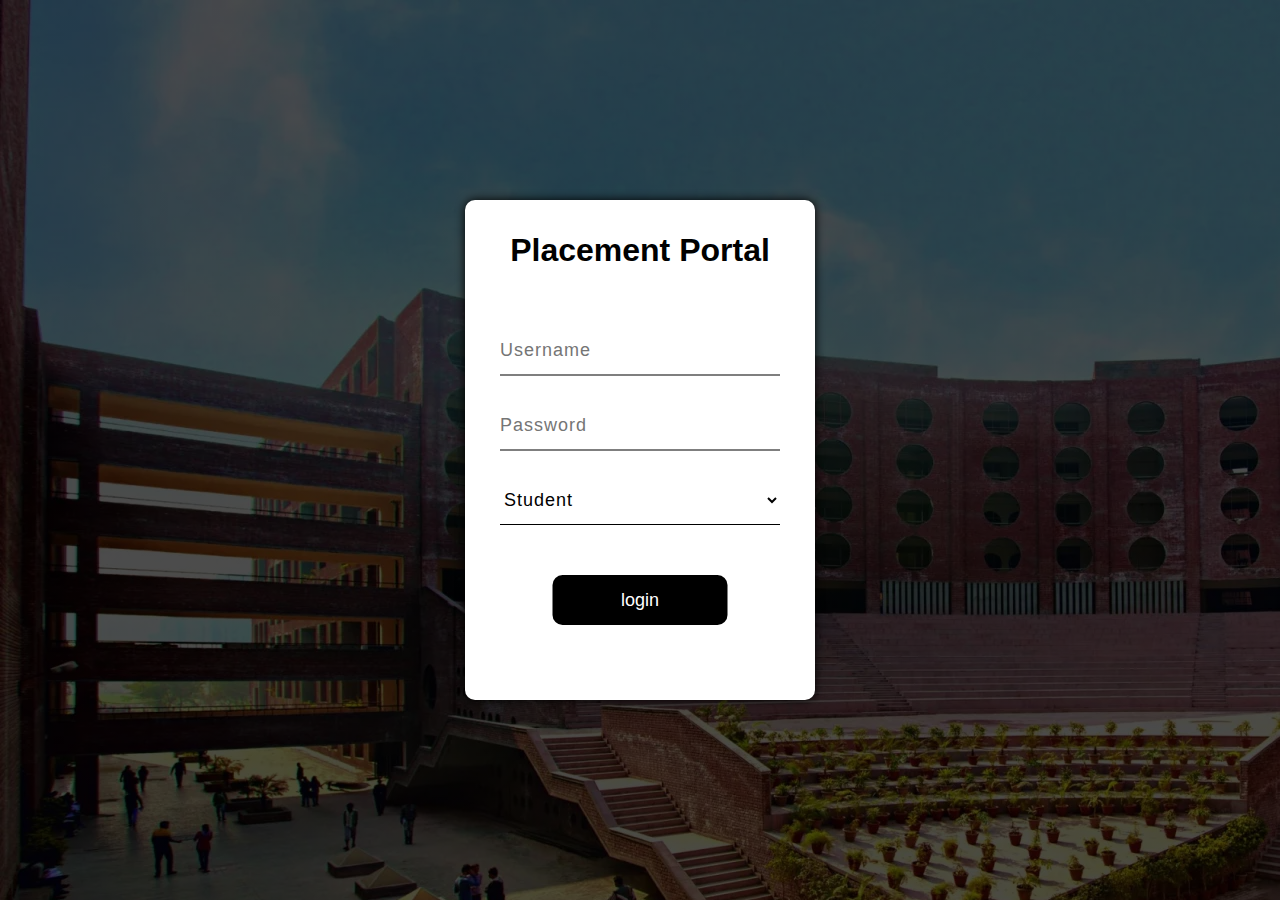
<file: index.html>
<!DOCTYPE html>
<html lang="en">
<head>
    <meta charset="UTF-8">
    <meta http-equiv="X-UA-Compatible" content="IE=edge">
    <meta name="viewport" content="width=device-width, initial-scale=1.0">
    <title>Student Portal</title><link rel="icon" href="stu.png">
    <link rel="stylesheet" href="style1.css">
</head>
<body>
    <div id="container">
        <div id="login">
            <h1 id="heading">Placement Portal</h1>
            <!-- <form action="index.html" method="post"> -->
                <input type="text" name="username" placeholder="Username" required>
                <input type="password" name="password" placeholder="Password" required>
                <select name="role" id="role">
                    <option value="student" >Student</option>
                    <option value="placement">Teacher</option>
                </select>
                <button id="submit-btn" >login </button>
                <!-- <input id="submit-btn" type="submit" value="login" onclick="show()"> -->
            <!-- </form> -->
        </div>
    </div>
    
</div>
<script src="script.js"></script>
    
</body>
</html>
</file>
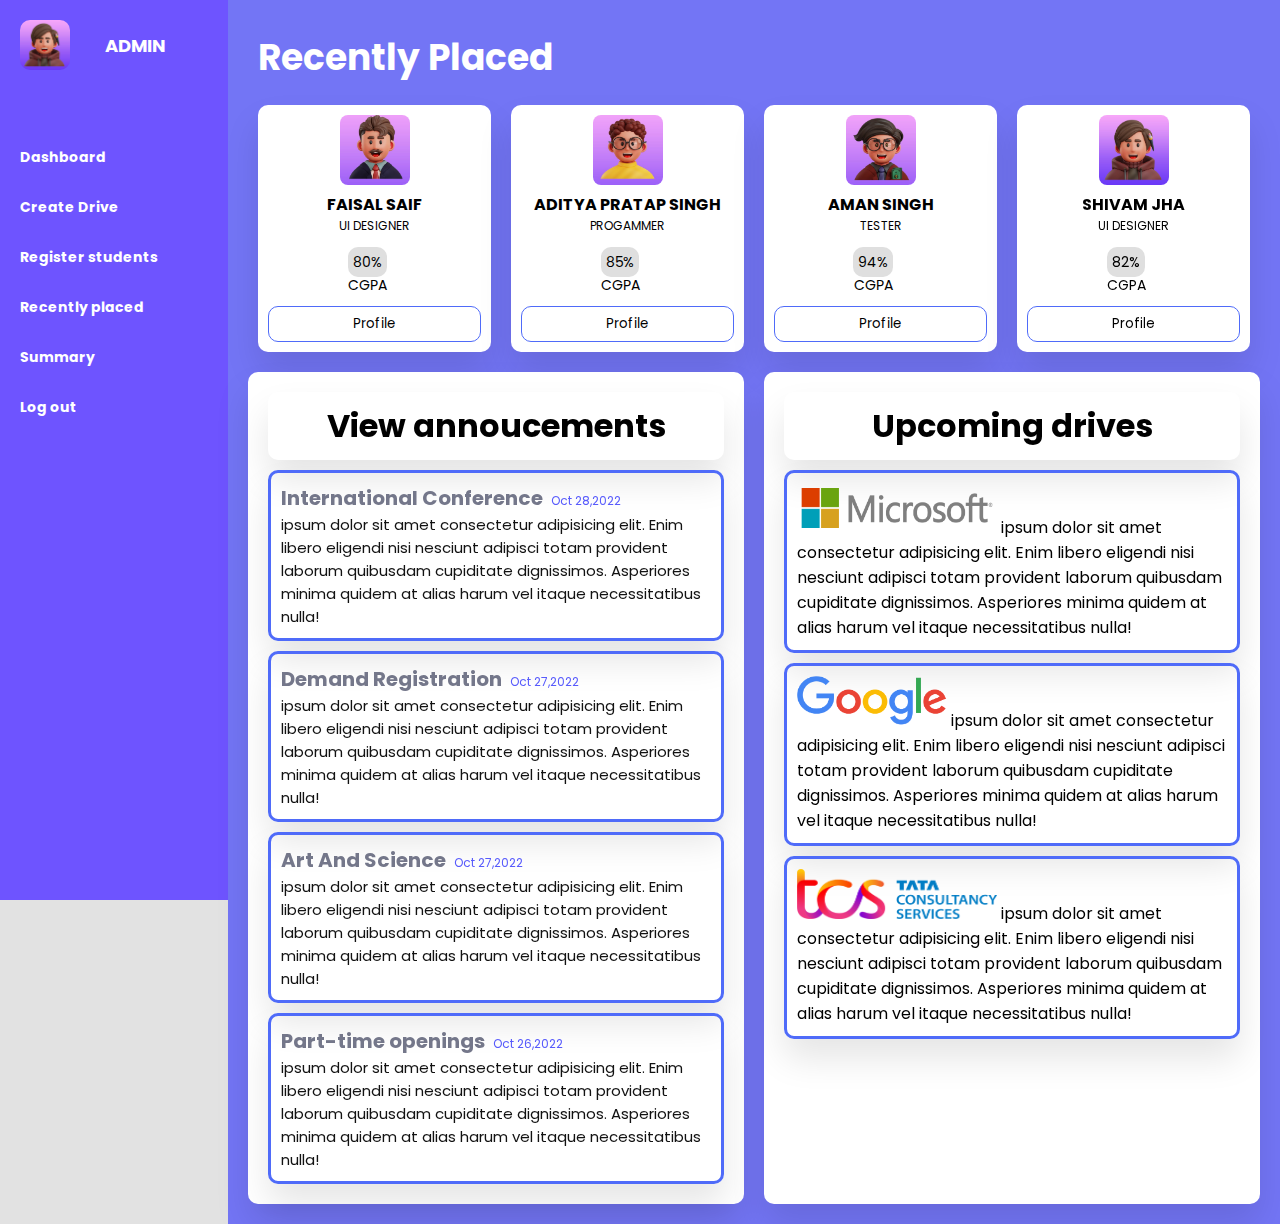
<file: placement.html>
<!DOCTYPE html>
<html lang="en">
<head>
    <meta charset="UTF-8">
    <meta http-equiv="X-UA-Compatible" content="IE=edge">
    <meta name="viewport" content="width=device-width, initial-scale=1.0">
    <title>Placement portal</title><link rel="icon" href="stu.png">
    <link rel="stylesheet" href="https://unicons.iconscout.com/release/v4.0.0/css/line.css">
    <link rel="stylesheet"  href="plastyle.css">
</head>
<body>
    <div class="container">
      <nav>
        <ul>
          <li><a href="#" class="logo">
            <img src="usr4.jpg" alt="" id="user-image">
            <span class="nav-item">Admin</span>
          </a></li>
          <li><a href="#" id="dashboard">
            <i class="fas fa-menorah"></i>
            <span class="nav-item">Dashboard</span>
          </a></li>
          <li><a href="#" id="create-drive">
            <i class="fas fa-comment"></i>
            <span class="nav-item">Create Drive</span>
          </a></li>
          <li><a href="#" id="register-students">
            <i class="fas fa-database"></i>
            <span class="nav-item">Register students</span>
          </a></li>
          <li><a href="#" id="recently-placed">
            <i class="fas fa-chart-bar"></i>
            <span class="nav-item">Recently placed</span>
          </a></li>
          <li><a href="#" id="summary">
            <i class="fas fa-cog"></i>
            <span class="nav-item">Summary</span>
          </a></li>
  
          <li><a href="#" id="logout">
            <i class="fas fa-sign-out-alt"></i>
            <span class="nav-item">Log out</span>
          </a></li>
        </ul>
      </nav>
  
      <section id="dashboard-section">
        <div class="main-top">
          <h1 id="dashboard-section-heading">Recently Placed</h1>
 
        </div>
        <div class="users">
          <div class="card">
           <img src="usr1.jpg" alt="">
            <h4>Faisal Saif</h4>
            <p>Ui designer</p>
            <div class="per">
              <table>
                <tr>
                  <td><span>80%</span></td>
                  <!-- <td><span>87%</span></td> -->
                </tr>
                <tr>
                  <td>CGPA</td>
                  <!-- <td>Year</td> -->
                </tr>
              </table>
            </div>
            <button>Profile</button>
          </div>
          <div class="card">
            <img src="usr2.jpg" alt="">
            <h4>Aditya Pratap Singh</h4>
            <p>Progammer</p>
            <div class="per">
              <table>
                <tr>
                  <td><span>85%</span></td>
                  <!-- <td><span>92%</span></td> -->
                </tr>
                <tr>
                  <td>CGPA</td>
                  <!-- <td>Year</td> -->
                </tr>
              </table>
            </div>
            <button>Profile</button>
          </div>
          <div class="card">
           <img src="usr3.jpg" alt="">
            <h4>Aman Singh</h4>
            <p>tester</p>
            <div class="per">
              <table>
                <tr>
                  <td><span>94%</span></td>
                  <!-- <td><span>92%</span></td> -->
                </tr>
                <tr>
                  <td>CGPA</td>
                  <!-- <td>Year</td> -->
                </tr>
              </table>
            </div>
            <button>Profile</button>
          </div>
          <div class="card">
          <img src="usr4.jpg" alt="">
            <h4>Shivam Jha</h4>
            <p>Ui designer</p>
            <div class="per">
              <table>
                <tr>
                  <td><span>82%</span></td>
                  <!-- <td><span>82%</span></td> -->
                </tr>
                <tr>
                  <td>CGPA</td>
                  <!-- <td>Year</td> -->
                </tr>
              </table>
            </div>
            <button>Profile</button>
          </div>
        </div>
  
        <section class="attendance">
          <div class="view-annoucement">
            <h1 id="view-announcemnt-heading">View annoucements</h1>
          
          
            <div> <span id="view-announcemnt-title"> International Conference </span> <span id="view-announcemnt-time">Oct 28,2022</span><span id="view-annoucement-body">ipsum dolor sit amet consectetur
              adipisicing elit. Enim libero eligendi nisi 
              nesciunt adipisci totam provident laborum
               quibusdam cupiditate dignissimos. Asperiores 
               minima quidem at alias harum vel itaque necessitatibus nulla! 
              </span>
             </div>
            <div> <span id="view-announcemnt-title">Demand Registration </span> <span id="view-announcemnt-time">Oct 27,2022</span> <span id="view-annoucement-body">ipsum dolor sit amet consectetur
              adipisicing elit. Enim libero eligendi nisi 
              nesciunt adipisci totam provident laborum
               quibusdam cupiditate dignissimos. Asperiores 
               minima quidem at alias harum vel itaque necessitatibus nulla! 
             </span> 
             </div>
            <div> <span id="view-announcemnt-title">Art And Science</span> <span id="view-announcemnt-time">Oct 27,2022</span><span id="view-annoucement-body">ipsum dolor sit amet consectetur
              adipisicing elit. Enim libero eligendi nisi 
              nesciunt adipisci totam provident laborum
               quibusdam cupiditate dignissimos. Asperiores 
               minima quidem at alias harum vel itaque necessitatibus nulla! 
             </span>
             </div>
            <div> <span id="view-announcemnt-title">Part-time openings</span> <span id="view-announcemnt-time">Oct 26,2022</span><span id="view-annoucement-body">ipsum dolor sit amet consectetur
              adipisicing elit. Enim libero eligendi nisi 
              nesciunt adipisci totam provident laborum
               quibusdam cupiditate dignissimos. Asperiores 
               minima quidem at alias harum vel itaque necessitatibus nulla! 
             </span> 
             </div>
             
            </div>
            <div class="upcoming-drives">
              <h1 id="upcoming-drives-heading">Upcoming drives</h1>
              <div> <img src="microsoft-logo.png" alt="" id="upcoming-drives-image"> ipsum dolor sit amet consectetur
                adipisicing elit. Enim libero eligendi nisi 
                nesciunt adipisci totam provident laborum
                 quibusdam cupiditate dignissimos. Asperiores 
                 minima quidem at alias harum vel itaque necessitatibus nulla! 
                </div>
              <div> <img src="google-log.png" alt="" id="upcoming-drives-image-google"> ipsum dolor sit amet consectetur
                adipisicing elit. Enim libero eligendi nisi 
                nesciunt adipisci totam provident laborum
                 quibusdam cupiditate dignissimos. Asperiores 
                 minima quidem at alias harum vel itaque necessitatibus nulla! 
                </div>
              <div> <img src="tcs-logo.png" alt="" id="upcoming-drives-image"> ipsum dolor sit amet consectetur
                adipisicing elit. Enim libero eligendi nisi 
                nesciunt adipisci totam provident laborum
                 quibusdam cupiditate dignissimos. Asperiores 
                 minima quidem at alias harum vel itaque necessitatibus nulla! 
                </div>
             
           
        
          </div>
        </section>
      </section>

      <section id="summary-section">

      </section>

      <section id="recently-placed-section">
        <h1 id="heading">
          Recently Placed
        </h1>
        <div class="display-placed-students">
          <div id="stduent1">
            <img src="usr1.jpg" alt="">
            <h3>Faishal Saif</h3>
            <p>80% </p>
            <p>2024</p>
            <p>CSE</p>
            <!-- <br> -->
            <h4>Amazon .</h4>
            <h4>20LPA</h4>

          </div>
          <div id="stduent2">
            <img src="usr2.jpg" alt="">
            <h3>Aditya Pratap Singh </h3>
            <p>85% </p>
            <p>2024</p>
            <p>CSE</p>
            <!-- <br> -->
            <h4>Facebook .</h4>
            <h4>30LPA</h4>
          </div>
          <div id="stduent3">
           <img src="usr3.jpg" alt="">
            <h3>Aman Singh</h3>
            <p>83% </p>
            <p>2024</p>
            <p>CSE</p>
            <!-- <br> -->
            <h4>Google .</h4>
            <h4>25LPA</h4>
          </div>
          <div id="stduent4">
            <img src="usr4.jpg" alt="">
            <h3>Vishek Patel </h3>
            <p>80% </p>
            <p>2024</p>
            <p>CSE</p>
            <!-- <br> -->
            <h4>PhonePe .</h4>
            <h4>14LPA</h4>
          </div>
          <div id="stduent5">
           <img src="usr1.jpg" alt="">
            <h3>Shivam Jha</h3>
            <p>82% </p>
            <p>2024</p>
            <p>CSE</p>
            <!-- <br> -->
            <h4>Meta</h4>
            <h4>20LPA</h4>
          </div>
          <div id="stduent6">
            <img src="usr2.jpg" alt="">
            <h3>Abhay Singh </h3>
            <p>85% </p>
            <p>2024</p>
            <p>CSE</p>
            <!-- <br> -->
            <h4>Netflix .</h4>
            <h4>50LPA</h4>
          </div>
          <div id="stduent7">
           <img src="usr4.jpg" alt="">
            <h3>Sourabh </h3>
            <p>85% </p>
            <p>2024</p>
            <p>CSE</p>
            <!-- <br> -->
            <h4>Amazon .</h4>
            <h4>50LPA</h4>
          </div>
        </div>
      </section>
      <section id="register-students-section">
          <div id="student-details">
            <div id="student-details-container">
             <h1 id="student-details-heading">Student Details</h1>

                <h3>Name</h3>
                <input type="text">
                <h3>RegNo.</h3>
                <input type="number">
                <h3>Email</h3>
                <input type="email">
                <h3>Phone</h3>
                <input type="number">
                <h3>Branch</h3>
                <input type="text">
                <h3>Year</h3>
                <input type="number">
                <h3>CGPA</h3>
                <input type="text">
                <button>Register</button>

            </div>
         </div>
      </section>

      <section id="create-drive-section">
        <div id="drive-conatiner">

       
        <h1 id="heading">Create Drive</h1>
          <div class="drive-details">
            <div class="drive-name">
              <label for="drive-name">Drive Name</label>
              <input type="text" name="drive-name" id="drive-name">
            </div>
            <div class="drive-date">
              <label for="drive-date">Drive Date</label>
              <input type="date" name="drive-date" id="drive-date">
            </div>
            <div class="drive-time">
              <label for="drive-time">Drive Time</label>
              <input type="time" name="drive-time" id="drive-time">
            </div>
            <div class="drive-venue">
              <label for="drive-venue">Drive Venue</label>
              <input type="text" name="drive-venue" id="drive-venue">
            </div>
            <div class="drive-eligibility">
              <label for="drive-eligibility">Drive Eligibility</label>
              <input type="text" name="drive-eligibility" id="drive-eligibility">
            </div>
            <button id="create-drive-btn">Create</button>
          </div>
          </div>
      </section>
      <!-- <section id="overlay"> <h1>This is overlay text</h1></section> -->
      <section id="overlay-logout"> <h1>Logged out successfully...</h1></section>

      </section>
    </div>
  <script src="placementScript.js"></script>
  </body>
</html>
</file>
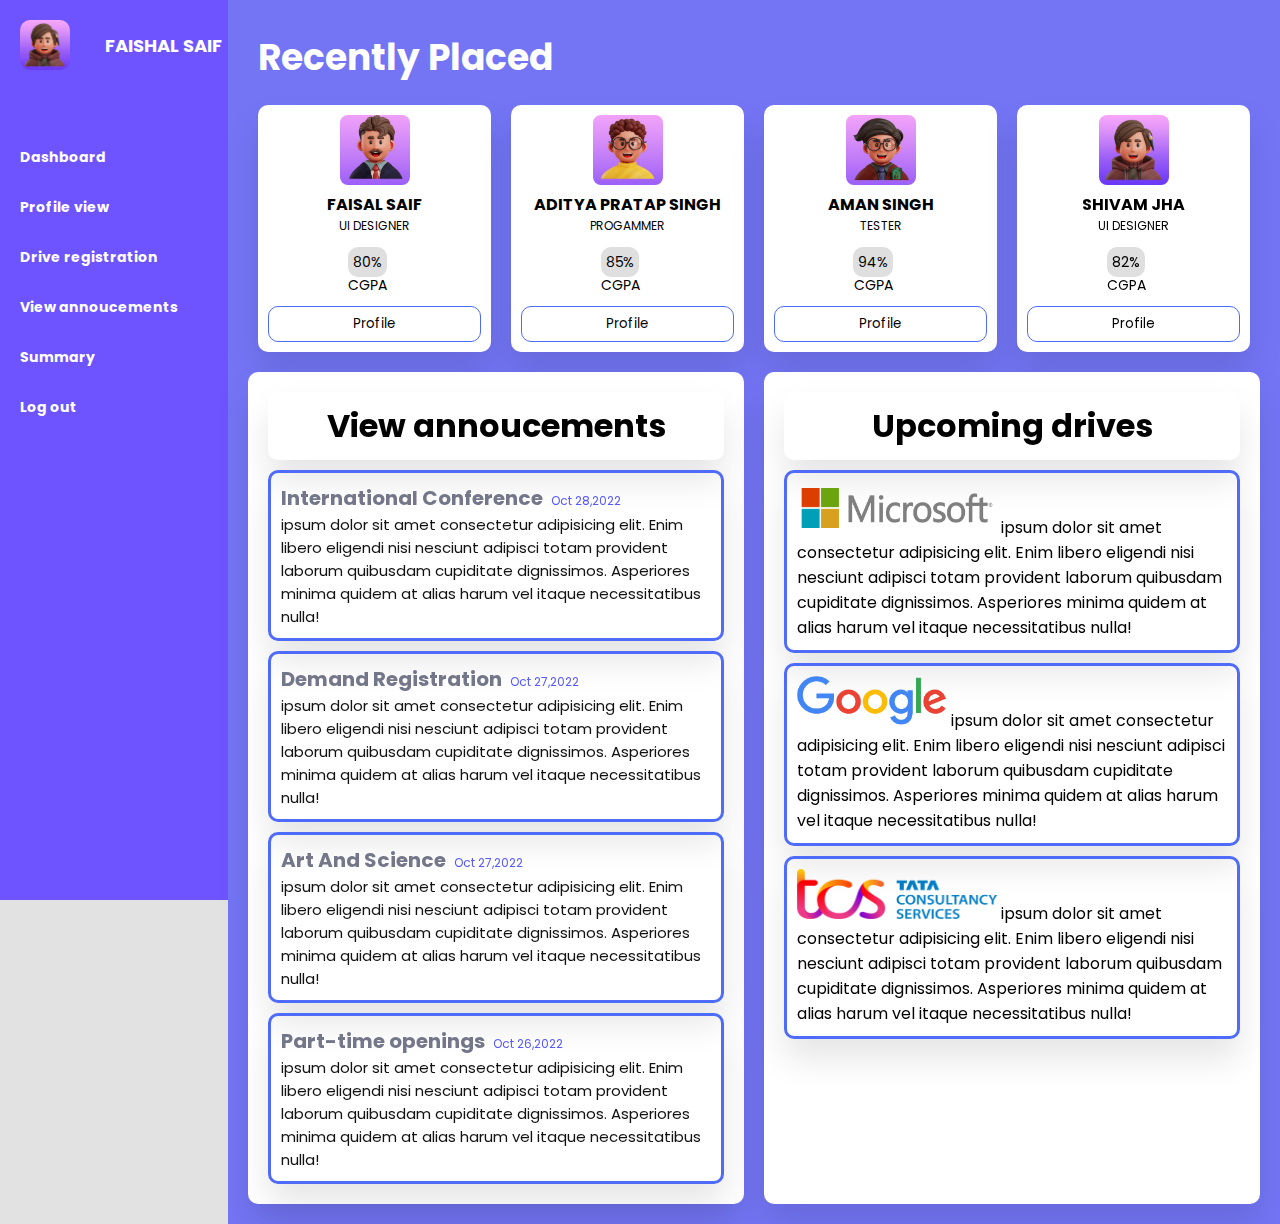
<file: student.html>
<!DOCTYPE html>
<html lang="en">
<head>
    <meta charset="UTF-8">
    <meta http-equiv="X-UA-Compatible" content="IE=edge">
    <meta name="viewport" content="width=device-width, initial-scale=1.0">
    <title>Student Portal</title><link rel="icon" href="stu.png">
    <link rel="stylesheet" href="https://unicons.iconscout.com/release/v4.0.0/css/line.css">
    <link rel="stylesheet"  href="stustyle.css">
</head>
<body>
    <div class="container">
      <nav>
        <ul>
          <li><a href="#" class="logo">
            <img src="usr4.jpg" alt="" id="user-image">
            <span class="nav-item">Faishal Saif</span>
          </a></li>
          <li><a href="#" id="dashboard">
            <i class="fas fa-menorah"></i>
            <span class="nav-item">Dashboard</span>
          </a></li>
          <li><a href="#" id="profile-view">
            <i class="fas fa-comment"></i>
            <span class="nav-item">Profile view</span>
          </a></li>
          <li><a href="#" id="drive-registration">
            <i class="fas fa-database"></i>
            <span class="nav-item">Drive registration</span>
          </a></li>
          <li><a href="#" id="view-announcements">
            <i class="fas fa-chart-bar"></i>
            <span class="nav-item">View annoucements</span>
          </a></li>
          <li><a href="#" id="summary">
            <i class="fas fa-cog"></i>
            <span class="nav-item">Summary</span>
          </a></li>
  
          <li><a href="#" id="logout">
            <i class="fas fa-sign-out-alt"></i>
            <span class="nav-item">Log out</span>
          </a></li>
        </ul>
      </nav>
  
  
      <section id="dashboard-section">
        <div class="main-top">
          <h1 id="dashboard-section-heading">Recently Placed</h1>
 
        </div>
        <div class="users">
          <div class="card">
           <img src="usr1.jpg" alt="">
            <h4>Faisal Saif</h4>
            <p>Ui designer</p>
            <div class="per">
              <table>
                <tr>
                  <td><span>80%</span></td>
                  <!-- <td><span>87%</span></td> -->
                </tr>
                <tr>
                  <td>CGPA</td>
                  <!-- <td>Year</td> -->
                </tr>
              </table>
            </div>
            <button>Profile</button>
          </div>
          <div class="card">
            <img src="usr2.jpg" alt="">
            <h4>Aditya Pratap Singh</h4>
            <p>Progammer</p>
            <div class="per">
              <table>
                <tr>
                  <td><span>85%</span></td>
                  <!-- <td><span>92%</span></td> -->
                </tr>
                <tr>
                  <td>CGPA</td>
                  <!-- <td>Year</td> -->
                </tr>
              </table>
            </div>
            <button>Profile</button>
          </div>
          <div class="card">
           <img src="usr3.jpg" alt="">
            <h4>Aman Singh</h4>
            <p>tester</p>
            <div class="per">
              <table>
                <tr>
                  <td><span>94%</span></td>
                  <!-- <td><span>92%</span></td> -->
                </tr>
                <tr>
                  <td>CGPA</td>
                  <!-- <td>Year</td> -->
                </tr>
              </table>
            </div>
            <button>Profile</button>
          </div>
          <div class="card">
            <img src="usr4.jpg" alt="">
            <h4>Shivam Jha</h4>
            <p>Ui designer</p>
            <div class="per">
              <table>
                <tr>
                  <td><span>82%</span></td>
                  <!-- <td><span>82%</span></td> -->
                </tr>
                <tr>
                  <td>CGPA</td>
                  <!-- <td>Year</td> -->
                </tr>
              </table>
            </div>
            <button>Profile</button>
          </div>
        </div>
  
        <section class="attendance">
          <div class="view-annoucement">
            <h1 id="view-announcemnt-heading">View annoucements</h1>
          
           <div> <span id="view-announcemnt-title"> International Conference </span> <span id="view-announcemnt-time">Oct 28,2022</span><span id="view-annoucement-body">ipsum dolor sit amet consectetur
             adipisicing elit. Enim libero eligendi nisi 
             nesciunt adipisci totam provident laborum
              quibusdam cupiditate dignissimos. Asperiores 
              minima quidem at alias harum vel itaque necessitatibus nulla! 
             </span>
            </div>
           <div> <span id="view-announcemnt-title">Demand Registration </span> <span id="view-announcemnt-time">Oct 27,2022</span> <span id="view-annoucement-body">ipsum dolor sit amet consectetur
             adipisicing elit. Enim libero eligendi nisi 
             nesciunt adipisci totam provident laborum
              quibusdam cupiditate dignissimos. Asperiores 
              minima quidem at alias harum vel itaque necessitatibus nulla! 
            </span> 
            </div>
           <div> <span id="view-announcemnt-title">Art And Science</span> <span id="view-announcemnt-time">Oct 27,2022</span><span id="view-annoucement-body">ipsum dolor sit amet consectetur
             adipisicing elit. Enim libero eligendi nisi 
             nesciunt adipisci totam provident laborum
              quibusdam cupiditate dignissimos. Asperiores 
              minima quidem at alias harum vel itaque necessitatibus nulla! 
            </span>
            </div>
           <div> <span id="view-announcemnt-title">Part-time openings</span> <span id="view-announcemnt-time">Oct 26,2022</span><span id="view-annoucement-body">ipsum dolor sit amet consectetur
             adipisicing elit. Enim libero eligendi nisi 
             nesciunt adipisci totam provident laborum
              quibusdam cupiditate dignissimos. Asperiores 
              minima quidem at alias harum vel itaque necessitatibus nulla! 
            </span> 
            </div>
          
            </div>
            <div class="upcoming-drives">
              <h1 id="upcoming-drives-heading">Upcoming drives</h1>
              <div> <img src="microsoft-logo.png" alt="" id="upcoming-drives-image"> ipsum dolor sit amet consectetur
                adipisicing elit. Enim libero eligendi nisi 
                nesciunt adipisci totam provident laborum
                 quibusdam cupiditate dignissimos. Asperiores 
                 minima quidem at alias harum vel itaque necessitatibus nulla! 
                </div>
              <div> <img src="google-log.png" alt="" id="upcoming-drives-image-google"> ipsum dolor sit amet consectetur
                adipisicing elit. Enim libero eligendi nisi 
                nesciunt adipisci totam provident laborum
                 quibusdam cupiditate dignissimos. Asperiores 
                 minima quidem at alias harum vel itaque necessitatibus nulla! 
                </div>
              <div> <img src="tcs-logo.png" alt="" id="upcoming-drives-image"> ipsum dolor sit amet consectetur
                adipisicing elit. Enim libero eligendi nisi 
                nesciunt adipisci totam provident laborum
                 quibusdam cupiditate dignissimos. Asperiores 
                 minima quidem at alias harum vel itaque necessitatibus nulla! 
                </div>
             
           
        
          </div>
        </section>
      </section>

      <section id="summary-section">
        <h1 id="summary-section-heading">Summary</h1>
        <div id="summary-section-container">
            <div id="summary-section-container-profile-view">
         
             <img src="usr4.jpg" alt="">
              <div id="summary-section-container-profile-view-details">
                  <span id="summary-section-profile-span">Name:</span>
                  <h1 id="student-name">Faishal Saif</h1>
                  <span id="summary-section-profile-span">Email:</span>
                  <h2 id="student-email">Faishal Saif@gmail.com</h2>
                  <span id="summary-section-profile-span">Phone number:</span>
                  <h2 id="student-phone">7488297140</h2>
                  <span id="summary-section-profile-span">Branch:</span>
                  <h2 id="student-branch">cse</h2>
                  <span id="summary-section-profile-span">Year:</span>
                  <h2 id="student-year">2024</h2>
                  <span id="summary-section-profile-span">CGPA:</span>
                  <h2 id="student-cgpa">8.2</h2>
              </div>
            </div>
            
          <div id="summary-section-conatiner-drive-registered">
            <h1 id="summary-section-conatiner-drive-registered-heading"> Drive registered</h1>
            <table id="drive-registered-table">
              <tr>
                <th id="drive-registered-table-columns">Company name</th>
                <th id="drive-registered-table-columns">Drive date</th>
                <th id="drive-registered-table-columns">Drive time</th>
                <th id="drive-registered-table-columns">Drive location</th>
              </tr>
              <tr>
                <td>Google</td>
                <td>10/31/2022</td>
                <td>12:00</td>
                <td>Online</td>
              </tr>
              <tr>
                <td>Facebook</td>
                <td>11/12/2022</td>
                <td>12:00</td>
                <td>Online</td>
              </tr>
              <tr>
                <td>Amazon</td>
                <td>12/12/2022</td>
                <td>12:00</td>
                <td>Online</td>
              </tr>
             
            </table>
          </div>
        </div>
      </section>

      <section id="drive-registration-section">
     
        <h1 id="drive-registration-heading">Drive Registartion</h1>
        <table id="drive-registration-table">
            <tr>
                <th class="drive-registration-table-column">Company Name</th>
                <th class="drive-registration-table-column">Drive Date</th>
                <th class="drive-registration-table-column">Drive Time</th>
                <th class="drive-registration-table-column">Drive Link</th>
                <th class="drive-registration-table-column">Register</th>
            </tr>
            <tr>
                <td>Google</td>
                <td>12/12/2020</td>
                <td>12:00 PM</td>
                <td>https://www.google.com</td>
                <td><button>Register</button></td>
            </tr>
            <tr>
                <td>Microsoft</td>
                <td>12/12/2020</td>
                <td>12:00 PM</td>
                <td>https://www.microsoft.com</td>
                <td><button>Register</button></td>
            </tr>
            <tr>
                <td>Amazon</td>
                <td>12/12/2020</td>
                <td>12:00 PM</td>
                <td>https://www.amazon.com</td>
                <td><button>Register</button></td>
            </tr>
            <tr>
                <td>Facebook</td>
                <td>12/12/2020</td>
                <td>12:00 PM</td>
                <td>https://www.facebook.com</td>
                <td><button>Register</button></td>
            </tr>
        </table>
      </section>
      <section id="view-announcement-section">
         
         <h1 id="view-announcement-heading">View annoucements</h1>
         <div id="view-announcement-container">
           <div> <span id="view-announcemnt-title"> International Conference </span> <span id="view-announcemnt-time">Oct 28,2022</span><span id="view-annoucement-body">ipsum dolor sit amet consectetur
             adipisicing elit. Enim libero eligendi nisi 
             nesciunt adipisci totam provident laborum
              quibusdam cupiditate dignissimos. Asperiores 
              minima quidem at alias harum vel itaque necessitatibus nulla! 
             </span>
            </div>
           <div> <span id="view-announcemnt-title">Demand Registration </span> <span id="view-announcemnt-time">Oct 27,2022</span> <span id="view-annoucement-body">ipsum dolor sit amet consectetur
             adipisicing elit. Enim libero eligendi nisi 
             nesciunt adipisci totam provident laborum
              quibusdam cupiditate dignissimos. Asperiores 
              minima quidem at alias harum vel itaque necessitatibus nulla! 
            </span> 
            </div>
           <div> <span id="view-announcemnt-title">Art And Science</span> <span id="view-announcemnt-time">Oct 27,2022</span><span id="view-annoucement-body">ipsum dolor sit amet consectetur
             adipisicing elit. Enim libero eligendi nisi 
             nesciunt adipisci totam provident laborum
              quibusdam cupiditate dignissimos. Asperiores 
              minima quidem at alias harum vel itaque necessitatibus nulla! 
            </span>
            </div>
           <div> <span id="view-announcemnt-title">Part-time openings</span> <span id="view-announcemnt-time">Oct 26,2022</span><span id="view-annoucement-body">ipsum dolor sit amet consectetur
             adipisicing elit. Enim libero eligendi nisi 
             nesciunt adipisci totam provident laborum
              quibusdam cupiditate dignissimos. Asperiores 
              minima quidem at alias harum vel itaque necessitatibus nulla! 
            </span> 
            </div>
         
         </div>
      </section>

    <section id="profile-view-section">
        <h1 id="profile-view-heading">Proflie View</h1>
        <div id="profile-view">
            <img src="usr4.jpg" alt="">
            <div id="profile-student-details">
                <span id="profile-student-details-span">Name:</span>
                <h1 id="student-name">Faishal Saif</h1>
                <span id="profile-student-details-span">Email:</span>
                <h2 id="student-email">FaishalSaif@gmail.com</h2>
                <span id="profile-student-details-span">Phone number:</span>
                <h2 id="student-phone">7488297140</h2>
                <span id="profile-student-details-span">Branch:</span>
                <h2 id="student-branch">cse</h2>
                <span id="profile-student-details-span">Year:</span>
                <h2 id="student-year">2024</h2>
                <span id="profile-student-details-span">CGPA:</span>
                <h2 id="student-cgpa">8.2</h2>
            </div>
        </div>
        
    </section>
    <section id="overlay"> <h1>Logged out successfully...</h1></section>
   

      </section>
    </div>
  <script src="studentjs.js"></script>
  </body>
</html>
</file>
<file: style1.css>
*{
    margin: 0;
    padding: 0;
}


#container{
     
    width:100%;
    height:100vh;
    background-image: linear-gradient(rgb(0, 0, 0,0.7),rgb(0, 0, 0,0.7)),url(s.webp);
}

#login{
    width: 350px;
    height: 500px;
    background-color: #fff;
    position: absolute;
    top: 50%;
    left: 50%;
    transform: translate(-50%,-50%);
    box-sizing: border-box;
    border-radius: 10px;
    box-shadow: 0 0 10px 0 #000;
}

#submit-btn{
    position: absolute;
    top: 80%;
    left: 50%;
    transform: translate(-50%,-50%);
    width: 50%;
    height: 50px;
    background-color: #000;
    border: none;
    outline: none;
    color: #fff;
    font-size: 18px;
    border-radius: 10px;
    cursor: pointer;
}
#heading{
    position: absolute;
    top: 10%;
    left: 50%;
    transform: translate(-50%,-50%);
    font-family: 'Poppins', sans-serif;
    /* border: 2px solid black; */
    width:inherit;
    text-align: center;
}

input[type="text"]{
    position: absolute;
    top: 30%;
    left: 50%;
    transform: translate(-50%,-50%);
    width: 80%;
    height: 50px;
    border: none;
    outline: none;
    border-bottom: 1px solid #000;
    font-size: 18px;
    font-family: 'Poppins', sans-serif;
    background-color: transparent;
    color: #000;
    letter-spacing: 1px;
}

input[type="password"]{
    position: absolute;
    top: 45%;
    left: 50%;
    transform: translate(-50%,-50%);
    width: 80%;
    height: 50px;
    border: none;
    outline: none;
    border-bottom: 1px solid #000;
    font-size: 18px;
    font-family: 'Poppins', sans-serif;
    background-color: transparent;
    color: #000;
    letter-spacing: 1px;
}

#role{
    position: absolute;
    top: 60%;
    left: 50%;
    transform: translate(-50%,-50%);
    width: 80%;
    height: 50px;
    border: none;
    outline: none;
    border-bottom: 1px solid #000;
    font-size: 18px;
    font-family: 'Poppins', sans-serif;
    background-color: transparent;
    color: #000;
    letter-spacing: 1px;
}

#role option{
    font-size: 18px;
    font-family: 'Poppins', sans-serif;
    background-color: transparent;
    color: #000;
    letter-spacing: 1px;

}
</file>
<file: plastyle.css>
/*  import google fonts */
@import url("https://fonts.googleapis.com/css2?family=Poppins:wght@400;500;600;700&display=swap");
*{
  margin: 0;
  padding: 0;
  outline: none;
  border: none;
  text-decoration: none;
  box-sizing: border-box;
  font-family: "Poppins", sans-serif;
}
body{
  background: rgb(226, 226, 226);
}
nav{
  position: sticky;
  top: 0;
  bottom: 0;
  height: 100vh;
  left: 0;
  width: 120px;
  /* width: 280px; */
  background: rgb(110, 84, 255);
  overflow: hidden;
  transition: 1s;
}
nav:hover{
  width: 280px;
  transition: 1s;
}
.logo{
  text-align: center;
  display: flex;
  margin: 10px 0 0 10px;
  padding-bottom: 3rem;
}

.logo img{
  width: 45px;
  height: 45px;
  border-radius: 50%;
}
.logo span{
  font-weight: bold;
  padding-left: 15px;
  font-size: 18px;
  text-transform: uppercase;
}
a{
  position: relative;
  width: 280px;
  font-size: 14px;
  color: rgb(255, 255, 255);
  display: table;
  padding: 10px;
  transition: 0.5s;
  border-radius: 12px;
}
nav .fas{
  position: relative;
  width: 70px;
  height: 40px;
  top: 20px;
  font-size: 20px;
  text-align: center;
}
.nav-item{
  position: relative;
  top: 12px;
  margin-left: 10px;
  font-weight: 700;
}
a:hover{
  background: rgb(255,255,255,0.1);
}
a:hover i{
  color: #4f6bf9;
  transition: 0.5s;
}
.logout{
  position: absolute;
  bottom: -10;
}

.container{
  display: flex;
}

/* MAin Section */
#dashboard-section{
  position: relative;
  padding: 20px;
  width: 100%;
  background-color: rgb(115, 117, 245);
  transition: all 0.5s;
  /* border: #34AF6D 2px solid; */
  /* display: none; */
}

.main-top{
  display: flex;
  width: 100%;
}
.main-top i{
  position: absolute;
  right: 0;
  margin: 10px 30px;
  color: rgb(110, 109, 109);
  cursor: pointer;
}
#dashboard-section .users{
  display: flex;
  width: 100%;
}

#dashboard-section-heading{
 margin: 10px 10px;
 font-size: 36px;
 color: #fff;
}
#summary-section{
  position: relative;
  width: 100%;
  /* margin: 20px 0; */
  display:none;
  transition: all 0.5s;
  background-color:rgb(115, 117, 245)
  /* border: pink 4px solid; */
}

#create-drive-section{
  position: relative;
  width: 100%;
  transition: all 0.5s;
  /* margin: 20px 0; */
  /* border:4px solid green; */
  display:none;
}

#register-students-section{
  position: relative;
  width: 100%;
  transition: all 0.5s;
  /* height: 100%; */
  display: flex;
  justify-content: center;
  align-items: center;
  background-color: rgb(115, 117, 245);
  /* height:100%; */
  /* border:4px solid blue; */
  /* margin: 20px 0; */
  display:none;
  /* display: block; */
}

#recently-placed-section{
  position: relative;
  /* border:4px solid red; */
  width: 100%;
  transition: all 0.5s;
  /* margin: 20px 0; */
  background-color: rgb(115, 117, 245);
  display:none;
}

#recently-placed-section #heading{  
  margin-left:20px; 
  margin-top:18px;
  font-size: 36px;
  color:#fff;
 
}
#recently-placed-section .display-placed-students{
  position: relative;
  width: 100%;
  /* height: 100%; */
  /* border: 2px solid red; */
  display: flex;
  flex-wrap: wrap;
  justify-content: space-around;
  /* margin: 20px 0; */
}

#recently-placed-section .display-placed-students>div{
  /* display: flex; */
  width: 30%;
  height:230px;
  margin: 10px 0;
  padding: 10px;

  border-radius: 5px;
  background: #fff;
}
#recently-placed-section .display-placed-students>div>img {
  width:70px;
  height:70px; 
  border-radius: 20px;
  margin: auto;
  margin-left:40%;
  margin-top:4%;

}
#recently-placed-section .display-placed-students>div>h3{
  text-align: center;
  /* margin: 10px 0; */
}
#recently-placed-section .display-placed-students>div>:nth-child(6){
  text-align: center;
  display: inline-block;
  margin-left:92px;
  /* margin: 10px 0; */
}
#recently-placed-section .display-placed-students>div>:nth-child(7){
  text-align: center;
  display: inline-block;
  /* margin-left:60px; */
  /* margin: 10px 0; */
}

#recently-placed-section .display-placed-students>div>p{
  /* display: inline-block; */
  text-align: center;

  /* margin: 10px 0; */
}



#overlay-logout{
  position: fixed;
  top: 0;
  left: 0;
  width: 100%;
  height: 100%;
  background: rgba(0,0,0,0.8);
  z-index: 1;
  display: none;
  color:white;
  text-align: center;
  padding-top: 20%;
  font-size:40px;

}


.users .card{
  width: 25%;
  margin: 10px;
  background: #fff;
  text-align: center;
  border-radius: 10px;
  padding: 10px;
  box-shadow: 0 20px 35px rgba(0, 0, 0, 0.1);
}
.filter-icon{
  position: absolute;
  right: 0;
  margin: 10px 30px;
  font-size: 30px;
  color: rgb(255, 255, 255);
  cursor: pointer;
}


.users .card img{
  width: 70px;
  height: 70px;
  border-radius: 8px;
}
.users .card h4{
  text-transform: uppercase;
}
.users .card p{
  font-size: 12px;
  margin-bottom: 15px;
  text-transform: uppercase;
}
.users table{
  margin:  auto;
}
.users .per span{
  padding: 5px;
  border-radius: 10px;
  background: rgb(223, 223, 223);
}
.users td{
  font-size: 14px;
  padding-right: 15px;
}
.users .card button{
  width: 100%;
  margin-top: 8px;
  padding: 7px;
  cursor: pointer;
  border-radius: 10px;
  background: transparent;
  border: 1px solid #4f6bf9;
}
.users .card button:hover{
  border: 1px solid #fff;
  background: #738afc;
  color: #fff;
  transition: 0.5s;
}

/*Attendance List serction  */
.attendance{
  display: flex;
  width: 100%;
  margin-top:10px
  /* margin-top: auto; */
  /* border: #34AF6D 3px solid; */
  /* justify-content: space-around; */
}


.view-annoucement{
  /* display:flex; */
  width: 50%;
  padding: 10px;
  /* margin-top: 10px; */
  margin: auto;
  background: #fff;
  /* border: #3c0cad 3px solid; */
  border-radius: 10px;
  box-shadow: 0 20px 35px rgba(0, 0, 0, 0.1);
}

.view-annoucement > div{

  margin: 10px;
  padding: 10px;
  /* width:45%; */
  /* height:100px; */
  /* display: inline-block; */
  border: #4f6bf9 3px solid;
  border-radius: 10px;
  box-shadow: 0 20px 35px rgba(0, 0, 0, 0.1);
}

.view-annoucement > h1{
  text-align: center;
  margin: 10px;
  padding: 10px;
  /* border: #34AF6D 3px solid; */
  border-radius: 10px;
  box-shadow: 0 20px 35px rgba(0, 0, 0, 0.1);
}
.upcoming-drives{
  width: 50%;
  padding: 10px;
  /* margin-top: 10px; */
  margin-left: 20px;
  /* border: #d45608 3px solid; */
  background: #fff;
  border-radius: 10px;
  box-shadow: 0 20px 35px rgba(0, 0, 0, 0.1);
}

.upcoming-drives > div{
  margin: 10px;
  padding: 10px;
  /* width:45%; */
  /* height:100px; */
  /* display: inline-block; */
  border: #4f6bf9 3px solid;
  border-radius: 10px;
  box-shadow: 0 20px 35px rgba(0, 0, 0, 0.1);
}
.upcoming-drives > h1{
  text-align: center;
  margin: 10px;
  padding: 10px;
  /* border: #34AF6D 3px solid; */
  border-radius: 10px;
  box-shadow: 0 20px 35px rgba(0, 0, 0, 0.1);
}
#create-drive-section #drive-conatiner{
  width: 100%;
  height: 100%;
  margin: auto;
  padding: 10px;
  background: rgb(236, 233, 233);
  border-radius: 10px;
  box-shadow: 0 20px 35px rgba(0, 0, 0, 0.1);
}
#create-drive-section #heading{
  text-align: center;
  margin: 10px;
  padding: 10px;
  font-size:30px;
  background-color: #738aff;
  color: #fff;
  /* border: #34AF6D 3px solid; */
  border-radius: 10px;
  box-shadow: 0 20px 35px rgba(0, 0, 0, 0.1);
}

.drive-details{
  width: 100%;
  height: 87%;
  box-sizing: border-box;
  margin: auto;
  padding: 10px;
  background: rgb(115, 117, 245);
  border-radius: 10px;
  box-shadow: 0 20px 35px rgba(0, 0, 0, 0.1);
}
.drive-details > div {
  margin: 10px;
  padding: 10px;
  display:flex;
  justify-content: center;
  align-items: center;
  /* width:45%; */
  /* height:100px; */
  /* display: inline-block; */
  /* border: #34AF6D 3px solid; */
  border-radius: 10px;
  /* box-shadow: 0 20px 35px rgba(0, 0, 0, 0.1); */
}
.drive-details > div>label{
  font-size: 20px;
  padding: 10px;
  color: #fff;
  /* width:45%; */
  /* height:100px; */
  /* display: inline-block; */
  /* border: #34AF6D 3px solid; */
  border-radius: 10px;
  box-shadow: 0 20px 35px rgba(0, 0, 0, 0.1);
}

.drive-details > div>input{
  /* margin: -10px; */
  padding: 10px;
  text-align: center;
  /* width:45%; */
  /* height:100px; */
  /* display: inline-block; */
  /* border: #34AF6D 3px solid; */
  border-radius: 10px;
  box-shadow: 0 20px 35px rgba(0, 0, 0, 0.1);
}

.drive-details >button{
  /* margin: 10px; */
  padding: 10px;
  font-size:18px;
  text-align: center;
  margin-left:50%;
  cursor: pointer;
  /* width:45%; */
  /* height:100px; */
  /* display: inline-block; */
  /* border: #34AF6D 3px solid; */
  border-radius: 10px;
  box-shadow: 0 20px 35px rgba(0, 0, 0, 0.1);
  transition: 0.5s;
}
.drive-details >button:hover{
  background: #4f6bf9;
  color: #fff;
}
#student-details{
  width: 35%;
  height: 98%;
  margin: auto;
  padding: 10px;
  background: rgb(236, 233, 233);
  border-radius: 10px;
  box-shadow: 0 20px 35px rgba(0, 0, 0, 0.1);
}
#student-details>div>h3{
  text-align: center;
  margin: 10px;
  padding: 10px;
  display: inline;
  font-size:20px;
  color: #fff;
  background-color: #738aff;
  /* border: #34AF6D 3px solid; */
  border-radius: 10px;
  box-shadow: 0 20px 35px rgba(0, 0, 0, 0.1);
}

#student-details>div>input{
  margin: 10px;
  padding: 10px;
  /* text-align: center; */
  width:55%;
  /* height:100px; */
  /* display: inline-block; */
  /* border: #34AF6D 3px solid; */
  border-radius: 10px;
  box-shadow: 0 20px 35px rgba(0, 0, 0, 0.1);
}
#student-details-heading{
  text-align: center;
  /* margin: 10px; */
  padding: 10px;
  color: #fff;
  font-size:30px;
  /* border: #34AF6D 3px solid; */
  background-color: #738aff;
  border-radius: 10px;
  box-shadow: 0 20px 35px rgba(0, 0, 0, 0.1);
}

#student-details-container > button{
  /* margin: 10px; */
  display: block;
  padding: 10px;
  font-size:20px;
  text-align: center;
  margin-left:40%;
  cursor: pointer;
  font-weight: 700;
  /* width:45%; */
  /* height:100px; */
  /* display: inline-block; */
  /* border: #34AF6D 3px solid; */
  border-radius: 10px;
  box-shadow: 0 20px 35px rgba(0, 0, 0, 0.1);
  transition: 0.5s;
}
#student-details-container > button:hover{
  background: #4f6bf9;
  color: #fff;
}


#upcoming-drives-image{
  width:200px;
  height: 50px;
}
#upcoming-drives-image-google{
  width:150px;
  height: 50px;
}

#view-announcemnt-time{
  font-size: 12px;
  color: #585bfc;
  margin-right:4px;

}

#view-announcemnt-title{
  margin-right:4px;
  font-size: 20px;
  color: #74778a;
  font-weight: bold;
}

#view-annoucement-body{
  display: block;
  font-size: 15px;
  color: #121212;
  margin-right:4px;
}

#user-image{
  width: 50px;
  height: 50px;
  border-radius: 20%;

  margin-right: 10px;

}
</file>
<file: stustyle.css>
/*  import google fonts */
@import url("https://fonts.googleapis.com/css2?family=Poppins:wght@400;500;600;700&display=swap");
*{
  margin: 0;
  padding: 0;
  outline: none;
  border: none;
  text-decoration: none;
  box-sizing: border-box;
  font-family: "Poppins", sans-serif;
}
body{
  background: rgb(226, 226, 226);
}
nav{
  position: sticky;
  top: 0;
  bottom: 0;
  height: 100vh;
  left: 0;
  width: 120px;
  /* width: 280px; */
  background: rgb(110, 84, 255);
  overflow: hidden;
  transition: 1s;
}
nav:hover{
  width: 280px;
  transition: 1s;
}
.logo{
  text-align: center;
  display: flex;
  margin: 10px 0 0 10px;
  padding-bottom: 3rem;
}

.logo img{
  width: 45px;
  height: 45px;
  border-radius: 50%;
}
.logo span{
  font-weight: bold;
  padding-left: 15px;
  font-size: 18px;
  text-transform: uppercase;
}
a{
  position: relative;
  width: 280px;
  font-size: 14px;
  color: rgb(255, 255, 255);
  display: table;
  padding: 10px;
  transition: 0.5s;
  border-radius: 12px;
}
nav .fas{
  position: relative;
  width: 70px;
  height: 40px;
  top: 20px;
  font-size: 20px;
  text-align: center;
}
.nav-item{
  position: relative;
  top: 12px;
  margin-left: 10px;
  font-weight: 700;
}
a:hover{
  background: rgb(255,255,255,0.1);
}
a:hover i{
  color: #4f6bf9;
  transition: 0.5s;
}
.logout{
  position: absolute;
  bottom: -10;
}

.container{
  display: flex;
}

/* MAin Section */
#dashboard-section{
  position: relative;
  padding: 20px;
  width: 100%;
  background-color: rgb(115, 117, 245);
  transition: all 0.5s;
  /* border: #34AF6D 2px solid; */
  /* display: none; */
}
.main-top{
  display: flex;
  width: 100%;
}
.main-top i{
  position: absolute;
  right: 0;
  margin: 10px 30px;
  color: rgb(110, 109, 109);
  cursor: pointer;
}
#dashboard-section .users{
  display: flex;
  width: 100%;
}

#dashboard-section-heading{
 margin: 10px 10px;
 font-size: 36px;
 color: #fff;
}
#summary-section{
  position: relative;
  width: 100%;
  /* margin: 20px 0; */
  display:none;
  transition: all 0.5s;
  background-color:rgb(115, 117, 245);
  /* border: pink 4px solid; */
}

#view-announcement-section{
    position: relative;
    width: 100%;
    /* margin: 20px 0; */
    display:none;
    transition: all 0.5s;
    background-color:rgb(115, 117, 245);
    /* border: pink 4px solid; */
}
#profile-view-section{
    position: relative;
    width: 100%;
    /* display:flex; */
    /* justify-content: center;
    align-items: center; */
    /* margin: 20px 0; */
    display:none;
    transition: all 0.5s;
    background-color:rgb(115, 117, 245);;
    /* border: pink 4px solid; */
}

#drive-registration-section{
    position: relative;
    width: 100%;
    /* margin: 20px 0; */

    display:none;
    transition: all 0.5s;
    background-color:rgb(104, 78, 255)
    /* border: pink 4px solid; */
}

#overlay{
  position: fixed;
  top: 0;
  left: 0;
  width: 100%;
  height: 100%;
  background: rgba(0,0,0,0.9);
  z-index: 1;
  display: none;
  color:white;
  text-align: center;
  padding-top: 20%;
  font-size:40px;

}


.users .card{
  width: 25%;
  margin: 10px;
  background: #fff;
  text-align: center;
  border-radius: 10px;
  padding: 10px;
  box-shadow: 0 20px 35px rgba(0, 0, 0, 0.1);
}
.filter-icon{
  position: absolute;
  right: 0;
  margin: 10px 30px;
  font-size: 30px;
  color: rgb(255, 255, 255);
  cursor: pointer;
}


.users .card img{
  width: 70px;
  height: 70px;
  /* border-radius: 50%; */
  border-radius:8px;
}
.users .card h4{
  text-transform: uppercase;
}
.users .card p{
  font-size: 12px;
  margin-bottom: 15px;
  text-transform: uppercase;
}
.users table{
  margin:  auto;
}
.users .per span{
  padding: 5px;
  border-radius: 10px;
  background: rgb(223, 223, 223);
}
.users td{
  font-size: 14px;
  padding-right: 15px;
}
.users .card button{
  width: 100%;
  margin-top: 8px;
  padding: 7px;
  cursor: pointer;
  border-radius: 10px;
  background: transparent;
  border: 1px solid #4f6bf9;
}
.users .card button:hover{
  border: 1px solid #fff;
  background: #738afc;
  color: #fff;
  transition: 0.5s;
}

/*Attendance List serction  */
.attendance{
  display: flex;
  width: 100%;
  margin-top:10px
  /* margin-top: auto; */
  /* border: #34AF6D 3px solid; */
  /* justify-content: space-around; */
}


.view-annoucement{
  /* display:flex; */
  width: 50%;
  padding: 10px;
  /* margin-top: 10px; */
  margin: auto;
  background: #fff;
  /* border: #3c0cad 3px solid; */
  border-radius: 10px;
  box-shadow: 0 20px 35px rgba(0, 0, 0, 0.1);
}

.view-annoucement > div{

  margin: 10px;
  padding: 10px;
  /* width:45%; */
  /* height:100px; */
  /* display: inline-block; */
  border: #4f6bf9 3px solid;
  border-radius: 10px;
  box-shadow: 0 20px 35px rgba(0, 0, 0, 0.1);
}

.view-annoucement > h1{
  text-align: center;
  margin: 10px;
  padding: 10px;
  /* border: #34AF6D 3px solid; */
  border-radius: 10px;
  box-shadow: 0 20px 35px rgba(0, 0, 0, 0.1);
}
.upcoming-drives{
  width: 50%;
  padding: 10px;
  /* margin-top: 10px; */
  margin-left: 20px;
  /* border: #d45608 3px solid; */
  background: #fff;
  border-radius: 10px;
  box-shadow: 0 20px 35px rgba(0, 0, 0, 0.1);
}

.upcoming-drives > div{
  margin: 10px;
  padding: 10px;
  /* width:45%; */
  /* height:100px; */
  /* display: inline-block; */
  border: #4f6bf9 3px solid;
  border-radius: 10px;
  box-shadow: 0 20px 35px rgba(0, 0, 0, 0.1);
}
.upcoming-drives > h1{
  text-align: center;
  margin: 10px;
  padding: 10px;
  /* border: #34AF6D 3px solid; */
  border-radius: 10px;
  box-shadow: 0 20px 35px rgba(0, 0, 0, 0.1);
}

#profile-view-section >div{
    margin:auto;
    width: 80%;
    height: 88%;
    border-radius: 10px;
    margin-top: 10px;
    background-color: #6749ff;
  /* border: #b33e10 3px solid; */
  /* justify-content: space-around; */
}
#profile-view-heading {
    width: 100%;
    height: 10%;
    /* background-color: #4f6bf9; */
    border-radius: 10px 10px 0px 0px;
    text-align: center;
    padding-top: 10px;
    color: white;
    font-size: 30px;
    font-weight: bold;
}

#profile-view-section img{
    position: absolute;
    top:50px;
    left:50px;
    width: 100px;
    height: 100px;
    border-radius: 50%;
    margin: 10px;
    /* padding: 10px; */
    /* border: #34AF6D 3px solid; */
    border-radius: 10px;
    /* box-shadow: 0 20px 35px rgba(0, 0, 0, 0.1); */
}

#profile-view-section #profile-view{
    position: relative;
    /* width: 100%;
    height: 90%; */
    /* display: flex;
    justify-content: space-around; */
    /* background-color: rgb(134, 209, 55); */
    border-radius: 0px 0px 10px 10px;
    /* border: #34AF6D 3px solid; */
    /* border-radius: 10px; */
    /* box-shadow: 0 20px 35px rgba(0, 0, 0, 0.1); */

}
  

#profile-view-section #profile-student-details{
    position: absolute;
    top:30px;
    left:250px;

    margin: 10px;
    padding: 10px;
    /* border: #34AF6D 3px solid; */
    border-radius: 10px;
    /* box-shadow: 0 20px 35px rgba(0, 0, 0, 0.1); */
}
#summary-section-heading{
    width: 100%;
    height: 10%;
    /* background-color: #4f6bf9; */
    border-radius: 10px 10px 0px 0px;
    text-align: center;
    padding-top: 10px;
    color: white;
    font-size: 30px;
    font-weight: bold;
}

#view-announcement-heading{
    width: 100%;
    height: 10%;
    /* background-color: #4f6bf9; */
    border-radius: 10px 10px 0px 0px;
    text-align: center;
    padding-top: 10px;
    color: white;
    font-size: 30px;
    font-weight: bold;
}

#drive-registration-heading{
    width: 100%;
    height: 10%;
    /* background-color: #4f6bf9; */
    border-radius: 10px 10px 0px 0px;
    text-align: center;
    padding-top: 10px;
    color: white;
    font-size: 30px;
    font-weight: bold;
}

#drive-registration-table{
    width: 100%;
    height: 90%;
    background-color: #7c68ff;
    border-radius: 0px 0px 10px 10px;
    text-align: center;
    padding-top: 5px;
    color: white;
    font-size: 15px;
    font-weight: bold;
}
#drive-registration-table button{
    width: 100px;
    height: 40px;
    background-color: #74778a;
    border-radius: 10px;
    text-align: center;
    padding: 5px;
    color: white;
    font-size: 15px;
    font-weight: bold;
    margin: 5px;
    border: none;
    cursor: pointer;
    transition: all 0.3s;
}
#drive-registration-table button:hover{
    background-color: #4f6bf9;
    cursor: pointer;
}

#drive-registration-table .drive-registration-table-column{
   color:black;
   font-size: 21px;
}

#view-announcement-container{
  /* border: #4f6bf9 3px solid; */
  margin:auto;
    width: 80%;
    height: 85%;
    background-color: #d4cdf9;
    border-radius: 0px 0px 10px 10px;
    text-align: center;
    padding-top: 5px;
    color: white;
    font-size: 15px;
    font-weight: bold;
}

#view-announcement-container div{  
  margin: 10px;
  padding: 10px;
  /* width:45%; */
  /* height:100px; */
  /* display: inline-block; */
  /* border: #4f6bf9 3px solid; */
  border-radius: 10px;
  box-shadow: 0 20px 35px rgba(0, 0, 0, 0.1);
  cursor: pointer;
  transition: all 0.3s;
}
#view-announcement-container div:hover{
  background-color: #8c84fd;
  cursor: pointer;
}
#summary-section-container{
  /* border: #4f6bf9 3px solid; */
  margin:auto;
    width: 100%;
    height: 100%;
    background-color: #7878ff;
    border-radius: 0px 0px 10px 10px;
    /* text-align: center; */
    padding-top: 5px;
    color: rgb(16, 14, 14);
    font-size: 13px;
    font-weight: bold;
}

#summary-section-container #summary-section-container-profile-view{
  position: relative;
  margin:auto;
  /* margin-top:0; */
  width: 50%;
  height: 51%;
  border-radius: 10px;
  /* border:#74778a 3px solid; */
  margin-top: 10px;
  background-color: #5e42ff;

}
#summary-section-container #summary-section-container-profile-view #summary-section-container-profile-view-details{
  position: absolute;
    top:8px;
    left:250px;
    /* margin: 10px; */
    /* padding: 10px; */
    /* border: #34AF6D 3px solid; */
    border-radius: 10px;
    /* box-shadow: 0 20px 35px rgba(0, 0, 0, 0.1); */
}

#summary-section-container #summary-section-container-profile-view img{
  position: absolute;
  top:50px;
  left:50px;
  width: 100px;
  height: 100px;
  border-radius: 50%;
  margin: 10px;
  /* padding: 10px; */
  /* border: #34AF6D 3px solid; */
  border-radius: 10px;
  /* box-shadow: 0 20px 35px rgba(0, 0, 0, 0.1); */
}


#summary-section-container #summary-section-conatiner-drive-registered{
  margin:auto;
  width: 50%;
  height: 35%;
  border-radius: 10px;
  /* border:#74778a 3px solid; */
  margin-top: 10px;
  background-color: #5e42ff;

}

#summary-section-conatiner-drive-registered-heading{
  width: 100%;
  height: 10%;
  /* background-color: #4f6bf9; */
  border-radius: 10px 10px 0px 0px;
  text-align: center;
  padding-top: 10px;
  color: rgb(226, 226, 255);
  font-size: 22px;
  margin-bottom: 10px;
  font-weight: bold;
}
#drive-registered-table{
  width: 100%;
  height: 90%;
  /* background-color: #6982fc; */
  border-radius: 0px 0px 10px 10px;
  text-align: center;
  /* padding-top: 5px; */
  color: rgb(32, 29, 29);
  font-size: 15px;
  font-weight: bold;
}

#upcoming-drives-image{
  width:200px;
  height: 50px;
}
#upcoming-drives-image-google{
  width:150px;
  height: 50px;
}

#view-announcemnt-time{
  font-size: 12px;
  color: #585bfc;
  margin-right:4px;

}

#view-announcemnt-title{
  margin-right:4px;
  font-size: 20px;
  color: #74778a;
  font-weight: bold;
}

#view-annoucement-body{
  display: block;
  font-size: 15px;
  color: #121212;
  margin-right:4px;
}

#summary-section-profile-span,#profile-student-details-span{
  font-size: 15px;
  color: #eee5e5;
  margin-right:4px;
}

#drive-registered-table-columns{
  color: #d8d7d7;
  font-size: 15px;
  font-weight: bold;
}

#user-image{
  width: 50px;
  height: 50px;
  border-radius: 20%;

  margin-right: 10px;

}
</file>
